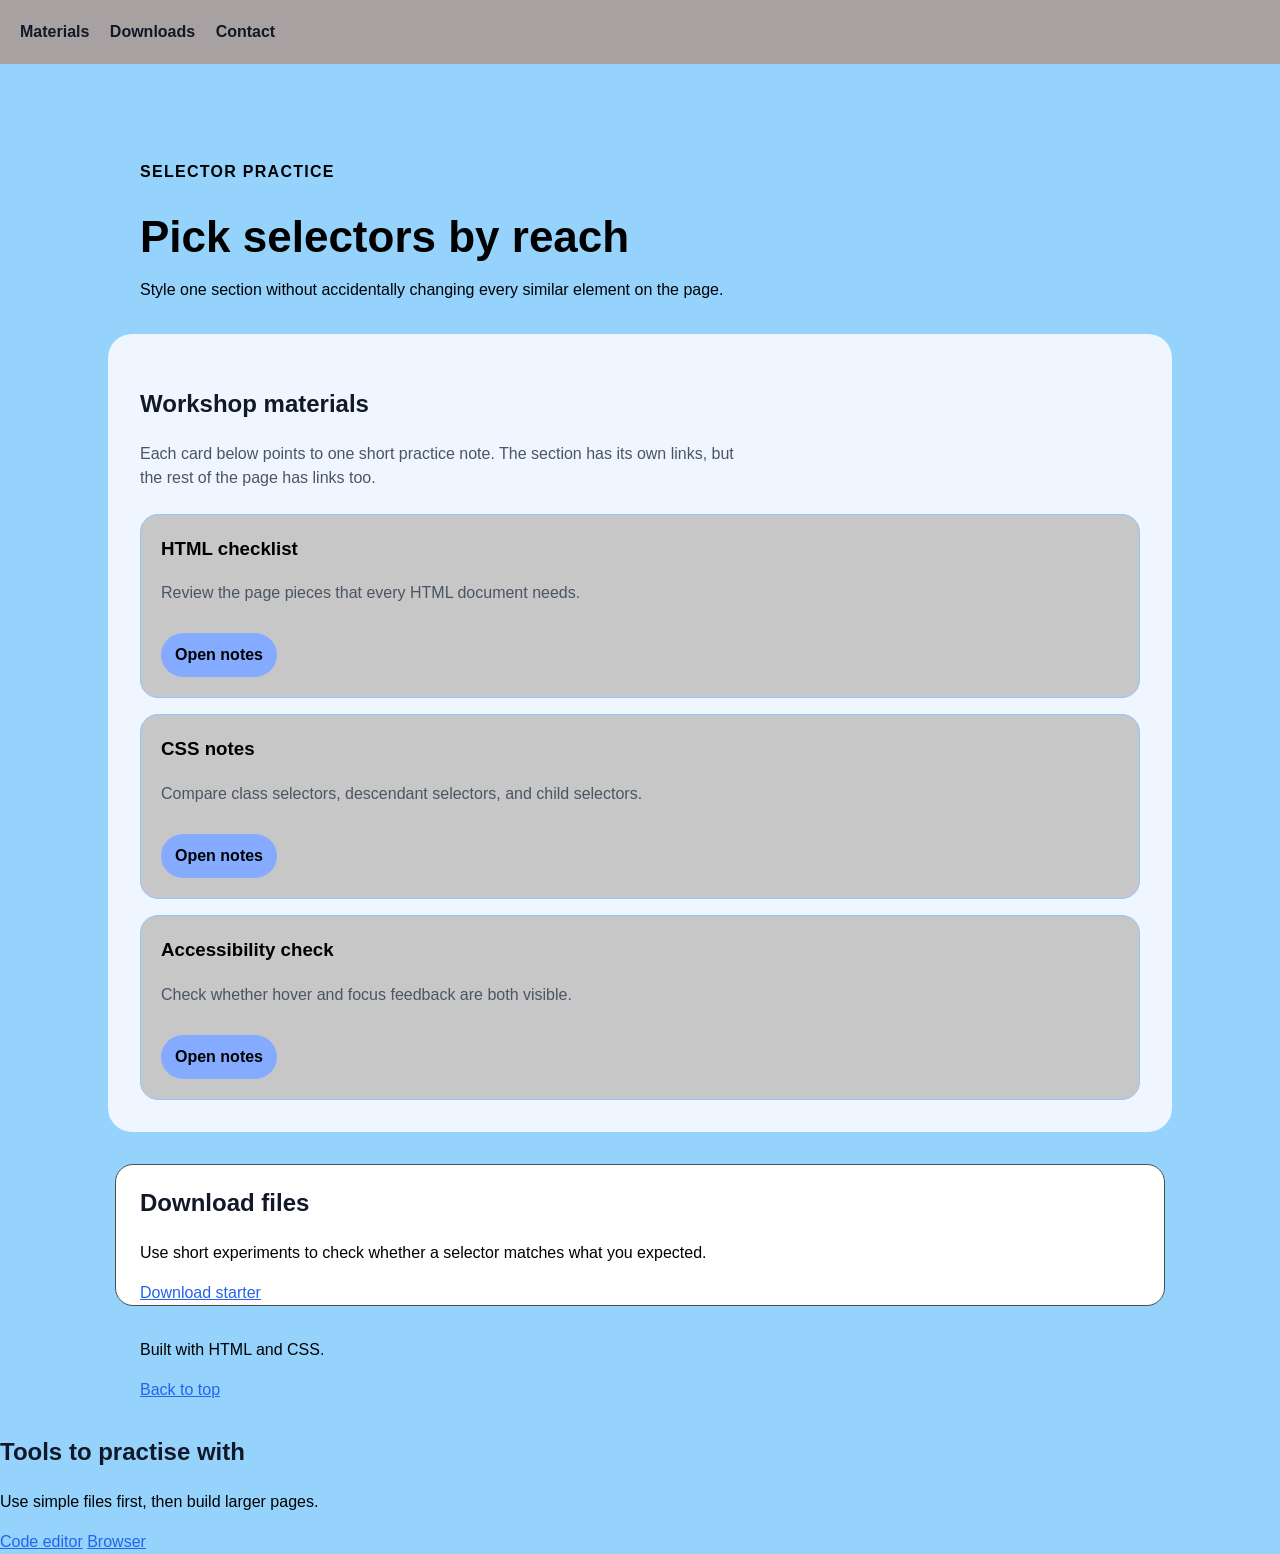
<file: EXERCISE 3/index.html>
<!DOCTYPE html>
<html lang="en">
  <head>
    <meta charset="UTF-8">
    <meta name="viewport" content="width=device-width, initial-scale=1.0">
    <title>Resource selector lab</title>
    <link rel="stylesheet" href="style.css">
  </head>
  <body>
    <nav class="quick-nav">
      <a href="#material-shelf">Materials</a>
      <a href="#downloads">Downloads</a>
      <a href="#contact">Contact</a>
    </nav>

    <header class="intro-panel">
      <p class="kicker">Selector practice</p>
      <h1>Pick selectors by reach</h1>
      <p>
        Style one section without accidentally changing every similar element
        on the page.
      </p>
    </header>

    <main>
      <section class="material-shelf" id="material-shelf">
        <h2>Workshop materials</h2>
        <p class="shelf-intro">
          Each card below points to one short practice note. The section has
          its own links, but the rest of the page has links too.
        </p>

        <div class="material-list">
          <article class="material-card">
            <h3>HTML checklist</h3>
            <p>Review the page pieces that every HTML document needs.</p>
            <a class="lesson-link" href="#html-checklist">Open notes</a>
          </article>

          <article class="material-card">
            <h3>CSS notes</h3>
            <p>Compare class selectors, descendant selectors, and child selectors.</p>
            <a class="lesson-link" href="#css-notes">Open notes</a>
          </article>

          <article class="material-card">
            <h3>Accessibility check</h3>
            <p>Check whether hover and focus feedback are both visible.</p>
            <a class="lesson-link" href="#accessibility-check">Open notes</a>
          </article>
        </div>
      </section>

      <section class="downloads" id="downloads">
        <h2>Download files</h2>
        <p>
          Use short experiments to check whether a selector matches what you
          expected.
        </p>
        <a href="#notes">Download starter</a>
      </section>
    </main>

    <footer class="page-footer" id="contact">
      <p>Built with HTML and CSS.</p>
      <a href="#top">Back to top</a>
    </footer>
  </body>
</html>
<section class="tools">
  <h2>Tools to practise with</h2>
  <p>Use simple files first, then build larger pages.</p>
  <a href="#editor">Code editor</a>
  <a href="#browser">Browser</a>
</section>
</file>
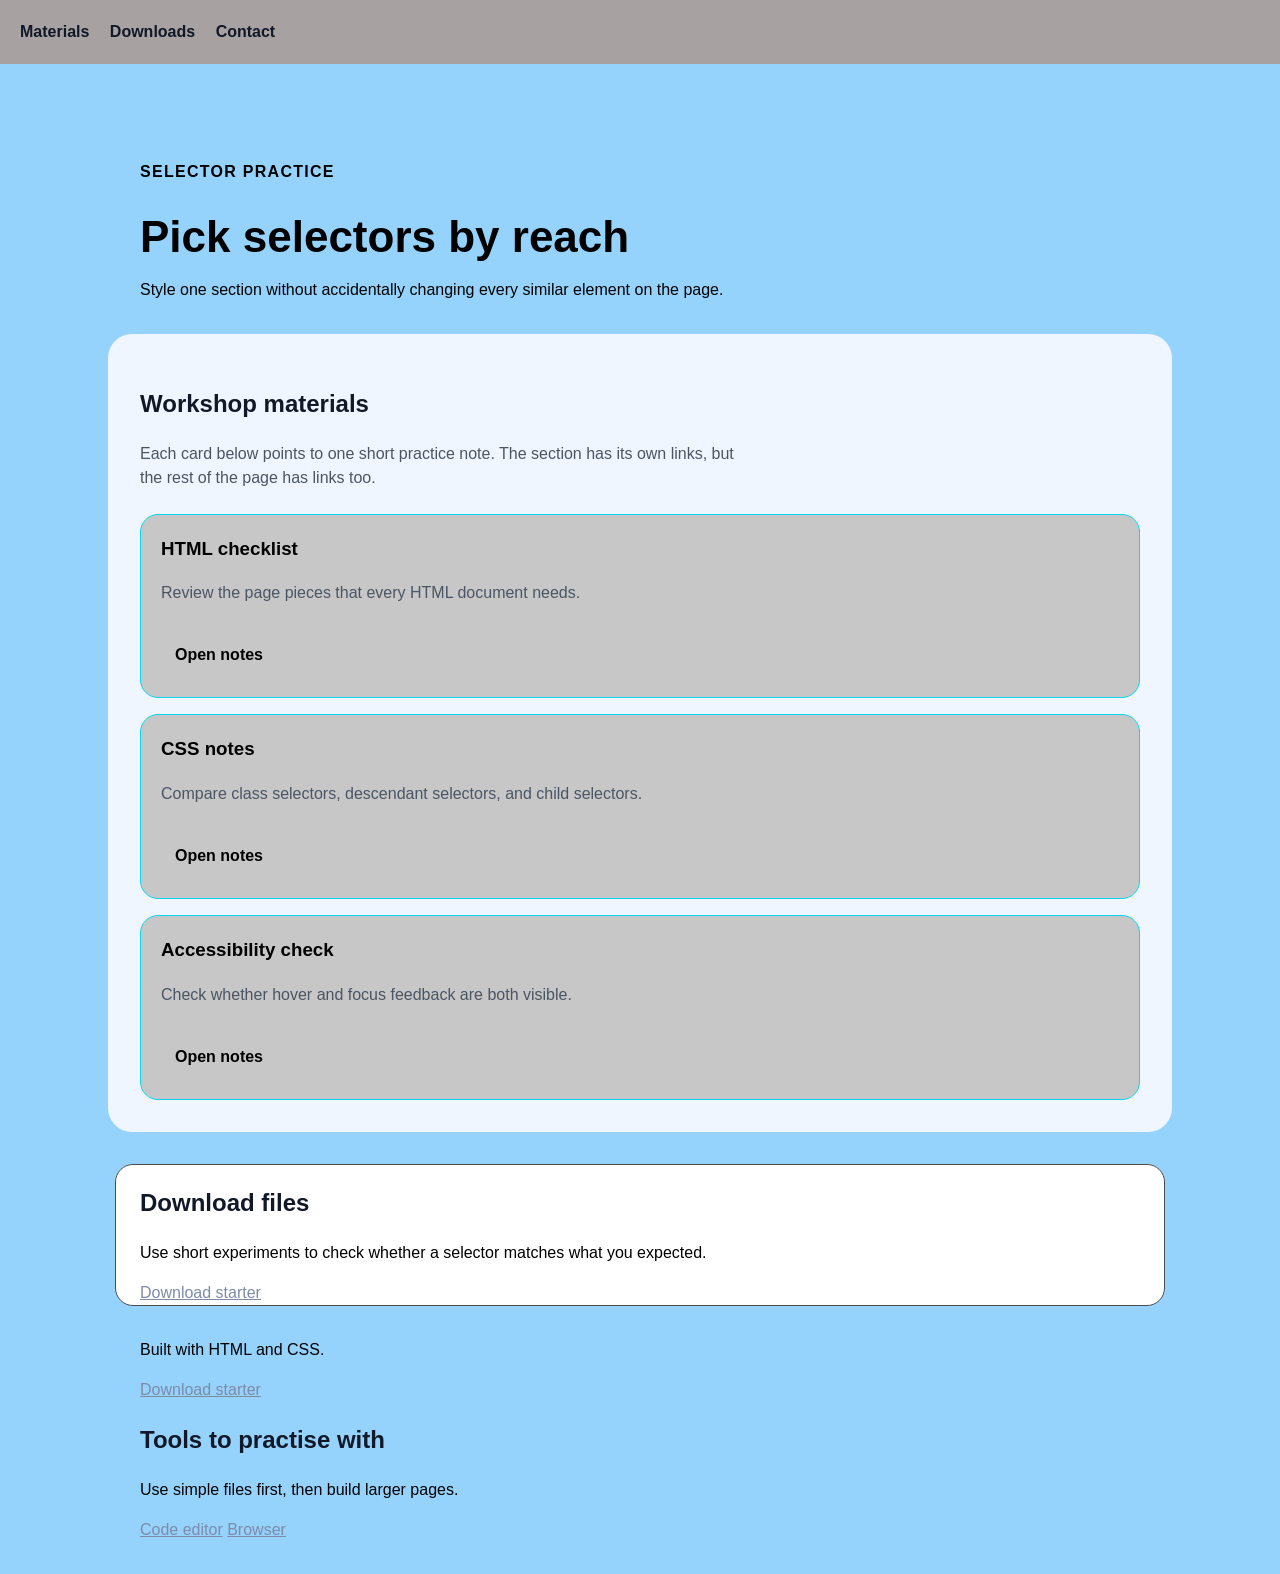
<file: EXERCISE 3/selectors-casede-state/index.html>
<!DOCTYPE html>
<html lang="en">

<head>
  <meta charset="UTF-8">
  <meta name="viewport" content="width=device-width, initial-scale=1.0">
  <title>Resource selector lab</title>
  <link rel="stylesheet" href="style.css">
</head>

<body>
  <nav class="quick-nav">
    <a href="#material-shelf">Materials</a>
    <a href="#downloads">Downloads</a>
    <a href="#contact">Contact</a>
  </nav>

  <header class="intro-panel">
    <p class="kicker">Selector practice</p>
    <h1>Pick selectors by reach</h1>
    <p>
      Style one section without accidentally changing every similar element
      on the page.
    </p>
  </header>

  <main>
    <section class="material-shelf" id="material-shelf">
      <h2>Workshop materials</h2>
      <p class="shelf-intro">
        Each card below points to one short practice note. The section has
        its own links, but the rest of the page has links too.
      </p>

      <div class="material-list">
        <article class="material-card">
          <h3>HTML checklist</h3>
          <p>Review the page pieces that every HTML document needs.</p>
          <a class="lesson-link" href="#html-checklist">Open notes</a>
        </article>

        <article class="material-card">
          <h3>CSS notes</h3>
          <p>Compare class selectors, descendant selectors, and child selectors.</p>
          <a class="lesson-link" href="#css-notes">Open notes</a>
        </article>

        <article class="material-card">
          <h3>Accessibility check</h3>
          <p>Check whether hover and focus feedback are both visible.</p>
          <a class="lesson-link" href="#accessibility-check">Open notes</a>
        </article>
      </div>
    </section>

    <section class="downloads" id="downloads">
      <h2>Download files</h2>
      <p>
        Use short experiments to check whether a selector matches what you
        expected.
      </p>
      <a href="#notes">Download starter</a>
    </section>
  </main>
  <footer class="page-footer" id="contact">
    <p>Built with HTML and CSS.</p>
  <a href="#notes">Download starter</a>
  </section>

  <section class="tools">
    <h2>Tools to practise with</h2>
    <p>Use simple files first, then build larger pages.</p>
    <a href="#editor">Code editor</a>
    <a href="#browser">Browser</a>
  </section>
</main>

<!-- test -->
</file>
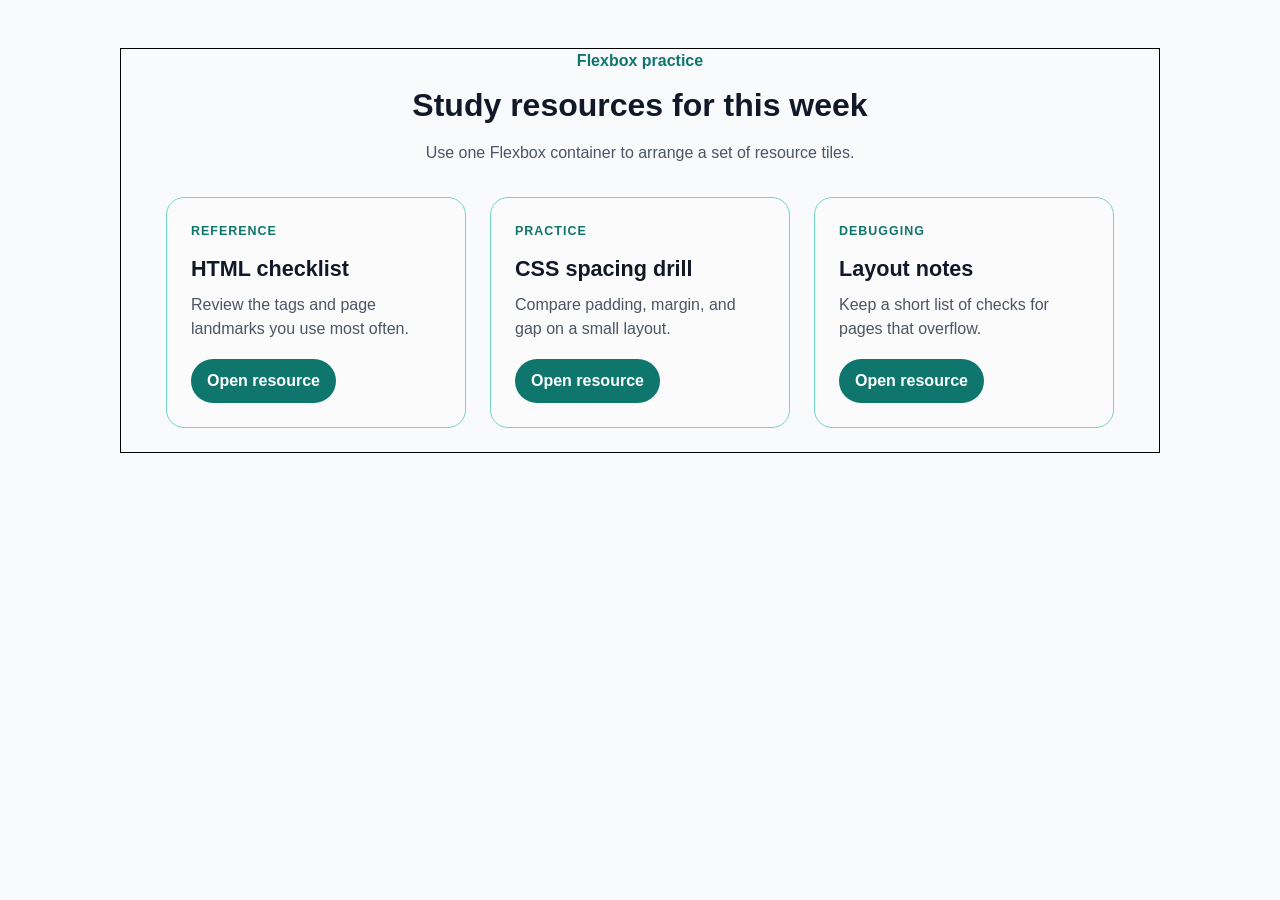
<file: exercise 5/flexbox-resource-strip/index.html>
<!DOCTYPE html>
<html lang="en">
  <head>
    <meta charset="UTF-8">
    <meta name="viewport" content="width=device-width, initial-scale=1.0">
    <title>Flexbox study resources</title>
    <link rel="stylesheet" href="style.css">
  </head>
  <body>
    <main class="page-shell">
      <header class="page-header">
        <p class="eyebrow">Flexbox practice</p>
        <h1>Study resources for this week</h1>
        <p>
          Use one Flexbox container to arrange a set of resource tiles.
        </p>
      </header>

      <section class="resource-row" aria-label="Study resources">
        <article class="resource-tile">
          <p class="resource-type">Reference</p>
          <h2>HTML checklist</h2>
          <p>Review the tags and page landmarks you use most often.</p>
          <a class="resource-link" href="#html-checklist">Open resource</a>
        </article>

        <article class="resource-tile">
          <p class="resource-type">Practice</p>
          <h2>CSS spacing drill</h2>
          <p>Compare padding, margin, and gap on a small layout.</p>
          <a class="resource-link" href="#spacing-drill">Open resource</a>
        </article>

        <article class="resource-tile">
          <p class="resource-type">Debugging</p>
          <h2>Layout notes</h2>
          <p>Keep a short list of checks for pages that overflow.</p>
          <a class="resource-link" href="#layout-notes">Open resource</a>
        </article>
      </section>
    </main>
  </body>
</html>
</file>
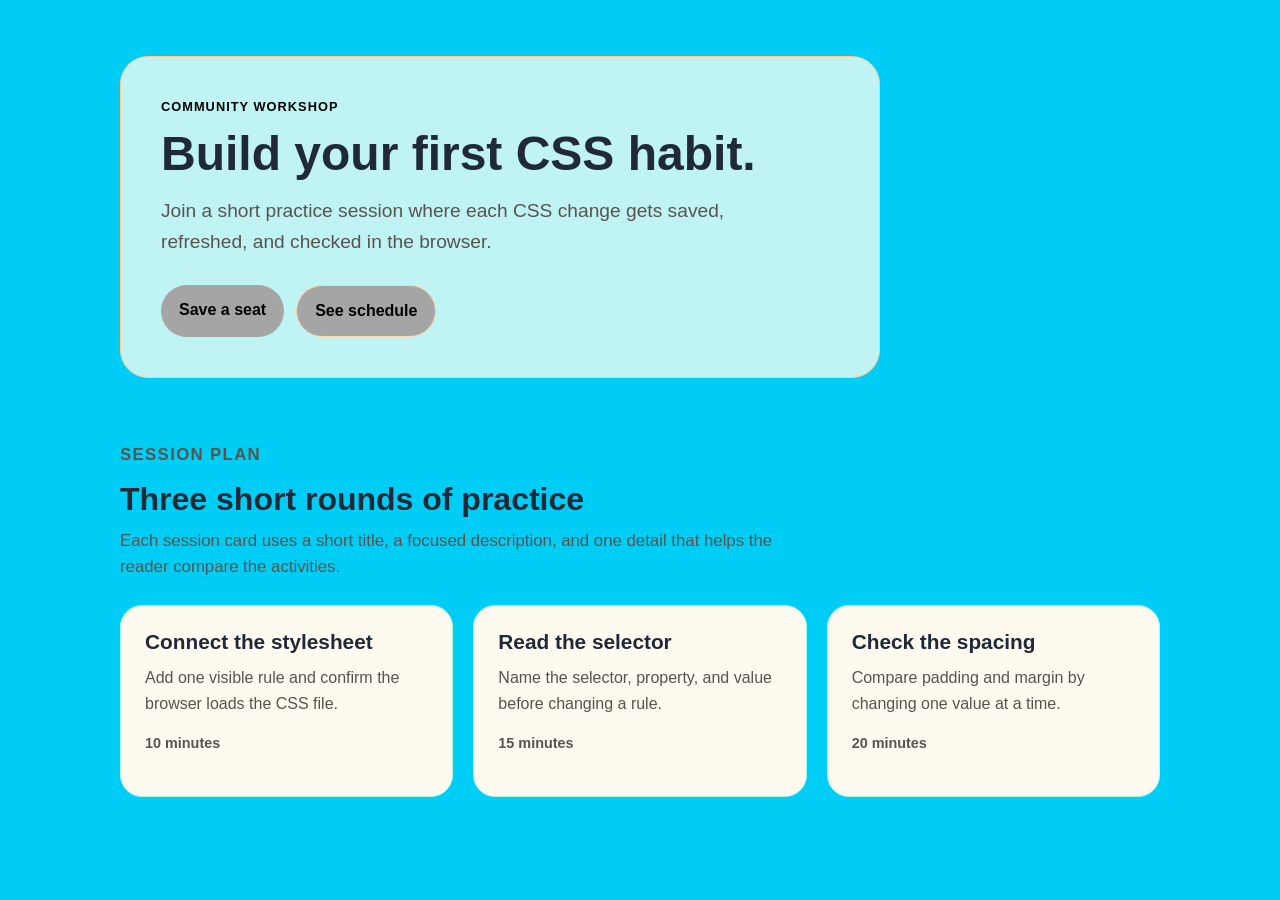
<file: exercise 6/event-visual-hierarchy/index.html>
<!DOCTYPE html>
<html lang="en">
  <head>
    <meta charset="UTF-8">
    <meta name="viewport" content="width=device-width, initial-scale=1.0">
    <title>Workshop announcement</title>
    <link rel="stylesheet" href="style.css">
  </head>
  <body>
    <main class="event-page">
      <section class="feature-panel" aria-labelledby="event-title">
        <p class="kicker">Community workshop</p>
        <h1 id="event-title">Build your first CSS habit.</h1>
        <p class="feature-intro">
          Join a short practice session where each CSS change gets saved,
          refreshed, and checked in the browser.
        </p>
        <div class="event-actions">
          <a class="action primary-action" href="#sessions">Save a seat</a>
          <a class="action secondary-action" href="#schedule">See schedule</a>
        </div>
      </section>

      <section class="session-section" id="sessions" aria-labelledby="sessions-title">
        <div class="session-heading">
          <p class="kicker">Session plan</p>
          <h2 id="sessions-title">Three short rounds of practice</h2>
          <p>
            Each session card uses a short title, a focused description, and
            one detail that helps the reader compare the activities.
          </p>
        </div>

        <div class="session-list">
          <article class="session-card">
            <h3>Connect the stylesheet</h3>
            <p>Add one visible rule and confirm the browser loads the CSS file.</p>
            <p class="session-meta">10 minutes</p>
          </article>

          <article class="session-card">
            <h3>Read the selector</h3>
            <p>Name the selector, property, and value before changing a rule.</p>
            <p class="session-meta">15 minutes</p>
          </article>

          <article class="session-card">
            <h3>Check the spacing</h3>
            <p>Compare padding and margin by changing one value at a time.</p>
            <p class="session-meta">20 minutes</p>
          </article>
        </div>
      </section>
    </main>
  </body>
</html>
</file>
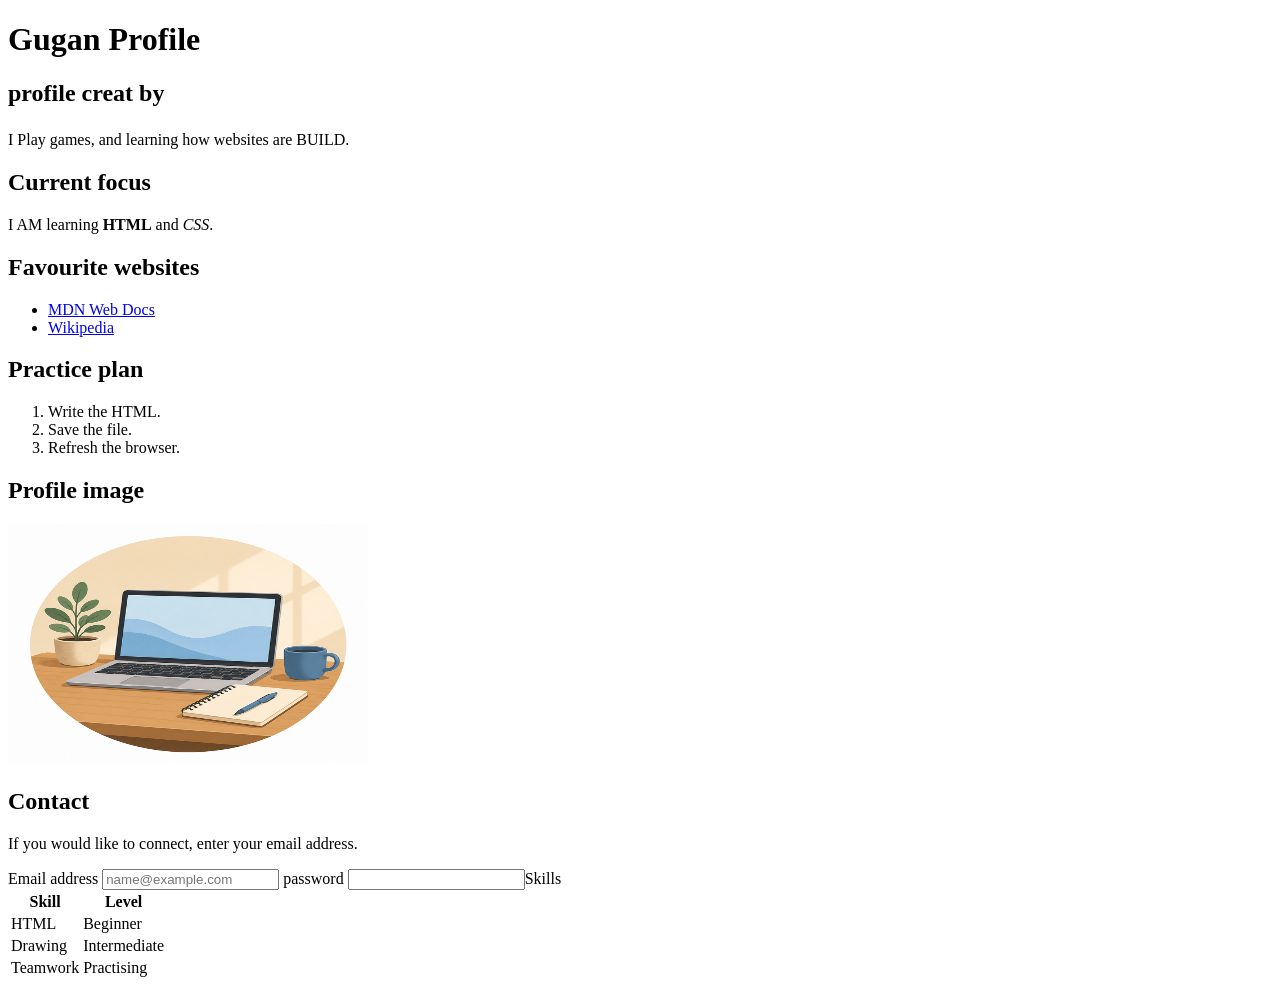
<file: exercise-1/html-page-structure/index.html>
<!DOCTYPE html>
<html lang="en">
  <head>
    <meta charset="UTF-8">
    <meta name="viewport" content="width=device-width, initial-scale=1.0">
    <title>Amara's profile</title>
  </head>
  <body>
    <main>
  <h1>Gugan Profile</h1>

  <h2> profile creat by <menu></menu></h2>
  <p>
    I Play games, and learning how websites are BUILD.
  </p>

  <h2>Current focus</h2>

  <p>
    I AM learning <strong>HTML</strong> and <em>CSS</em>.
  </p>

  <h2>Favourite websites</h2>
<ul>
  <li><a href="https://developer.mozilla.org/">MDN Web Docs</a></li>
  <li><a href="https://www.wikipedia.org/">Wikipedia</a></li>
</ul>

<h2>Practice plan</h2>
<ol>
  <li>Write the HTML.</li>
  <li>Save the file.</li>
  <li>Refresh the browser.</li>
</ol>

<h2>Profile image</h2>
<img
  src="images/profile-placeholder.png"
  alt="Laptop, notebook, mug, and plant on a desk"
  width="360"
  height="240"
>

    <h2>Contact</h2>
<p>If you would like to connect, enter your email address.</p>

<label for="email">Email address</label>
<input id="email" type="text" placeholder="name@example.com">
<label for="password">password</label>
<input id="password" type password type="password"

<h2>Skills</h2>
<table>
  <thead>
    <tr>
      <th>Skill</th>
      <th>Level</th>
    </tr>
  </thead>
  <tbody>
    <tr>
      <td>HTML</td>
      <td>Beginner</td>
    </tr>
    <tr>
      <td>Drawing</td>
      <td>Intermediate</td>
    </tr>
    <tr>
      <td>Teamwork</td>
      <td>Practising</td>
    </tr>
  </tbody>
</table>
</file>
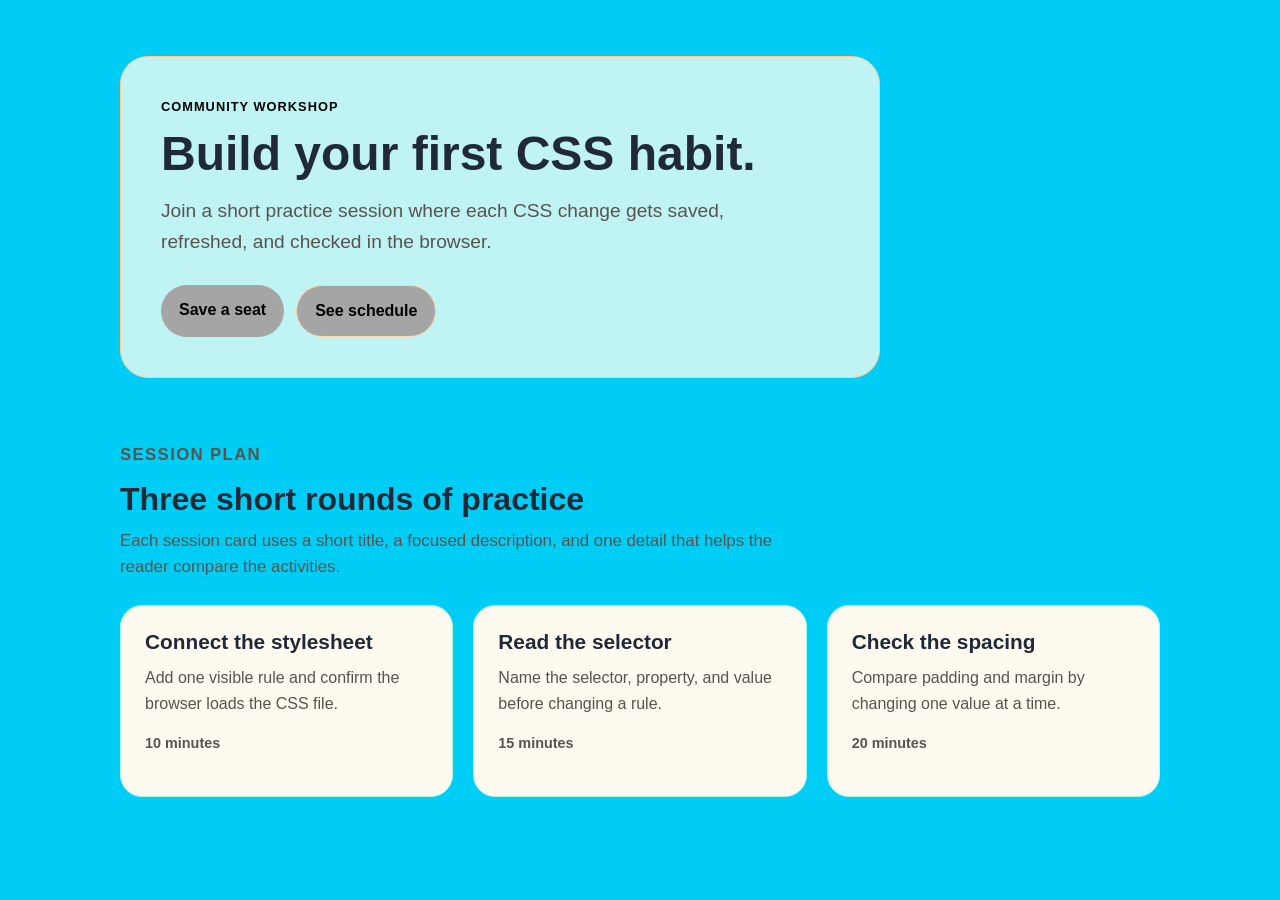
<file: exercise-6/event-visual-hierarchy/index.html>
<!DOCTYPE html>
<html lang="en">

<head>
  <meta charset="UTF-8">
  <meta name="viewport" content="width=device-width, initial-scale=1.0">
  <title>Workshop announcement</title>
  <link rel="stylesheet" href="style.css">
</head>

<body>
  <main class="event-page">
    <section class="feature-panel" aria-labelledby="event-title">
      <p class="kicker">Community workshop</p>
      <h1 id="event-title">Build your first CSS habit.</h1>
      <p class="feature-intro">
        Join a short practice session where each CSS change gets saved,
        refreshed, and checked in the browser.
      </p>
      <div class="event-actions">
        <a class="action primary-action" href="#sessions">Save a seat</a>
        <a class="action secondary-action" href="#schedule">See schedule</a>
      </div>
    </section>

    <section class="session-section" id="sessions" aria-labelledby="sessions-title">
      <div class="session-heading">
        <p class="kicker">Session plan</p>
        <h2 id="sessions-title">Three short rounds of practice</h2>
        <p>
          Each session card uses a short title, a focused description, and
          one detail that helps the reader compare the activities.
        </p>
      </div>

      <div class="session-list">
        <article class="session-card">
          <h3>Connect the stylesheet</h3>
          <p>Add one visible rule and confirm the browser loads the CSS file.</p>
          <p class="session-meta">10 minutes</p>
        </article>

        <article class="session-card">
          <h3>Read the selector</h3>
          <p>Name the selector, property, and value before changing a rule.</p>
          <p class="session-meta">15 minutes</p>
        </article>

        <article class="session-card">
          <h3>Check the spacing</h3>
          <p>Compare padding and margin by changing one value at a time.</p>
          <p class="session-meta">20 minutes</p>
        </article>
      </div>
    </section>
  </main>
</body>

</html>
</file>
<file: EXERCISE 3/style.css>
body {
  margin: 0;
  font-family: Arial, sans-serif;
  background-color: #f8fafc;
  color: #111827;
  line-height: 1.5;
}

a {
  color: #7d8ba9;
  background-color: transparent;
}

h2 {
  color:h2 {
  color: #111827;
}

}

.quick-nav {
  padding: 20px;
  background-color: rgba(172, 148, 133, 0.759);
}

.quick-nav > a {
  margin-right: 16px;
  color: #111827;
  font-weight: 700;
  text-decoration: none;
}

.quick-nav > a:hover,
.quick-nav > a:focus {
  color: #6485cc;
  outline: 3px solid #658187;
  outline-offset: 4px;
}

.intro-panel,
.material-shelf,
.downloads,
.page-footer {
  max-width: 1000px;
  margin: 32px auto;
  padding: 0 24px;
}

.intro-panel {
  padding-top: 48px;
}

.intro-panel h1 {
  font-size: 44px;
  line-height: 1.1;
  margin-bottom: 16px;
}

.kicker {
  color: #000000;
  font-weight: 700;
  text-transform: uppercase;
  letter-spacing: 0.08em;
}

.material-shelf {
  background-color: #eff6ff;
  padding: 32px;
  border-radius: 24px;
}

.material-shelf p {
  color: #000000;
}.material-shelf p {
  color: #4b5563;
}

.shelf-intro {
  max-width: 620px;
}

.material-list {
  margin-top: 24px;
}

h2.material-card {
  background-color: rgb(175, 174, 174);
  padding: 20px;
  border: 1px solid #dbeafe;
  border-radius: 18px;
  margin-top: 16px;
}

.material-card h3 {
  margin-top: 0;
  color:  #000000;
}

.lesson-link {
  display: inline-block;
  margin-top: 12px;
  padding: 10px 14px;
  background-color: #3b82f6;
  color: white;
  border-radius: 999px;
  text-decoration: none;
  font-weight: 700;
}

.material-shelf .lesson-link {
  background-color: #262c32;
}.material-card {
  padding: 20px;
}


.lesson-link:hover,
.lesson-link:focus {
  background-color: #000000;
  outline: 3px solid #000000;
  outline-offset: 3px;
}

.downloads {
  background-color: white;
  border: 1px solid #4c4d4e;
  border-radius: 18px;
  padding: 24px;
}

.downloads a:hover,
.downloads a:focus,
.page-footer a:hover,
.page-footer a:focus {
  outline: 3px solid #90c1fd;
  outline-offset: 3px;
}body {
  margin: 0;
  font-family: Arial, sans-serif;
  background-color: #95d3fd;
  color: #000000;
  line-height: 1.5;
}h2 {
  color: #111827;
}
.material-card {
  background-color: rgb(173, 165, 165);
  padding: 20px;
  border-radius: 18px;
}

.material-card {
  padding: 20px;
}

.intro-panel,
.material-shelf,
.downloads,
.page-footer {
  max-width: 1000px;
  margin: 32px auto;
  padding: 0 24px;
}

.intro-panel {
  padding-top: 48px;
}

.kicker {
  color: #000000;
  font-weight: 700;
  text-transform: uppercase;
  letter-spacing: 0.08em;
}

.material-shelf {
  background-color: #eff6ff;
  padding: 32px;
  border-radius: 24px;
}

.shelf-intro {
  max-width: 620px;
}

.material-list {
  margin-top: 24px;
}

.material-card {
  background-color: rgb(199, 199, 199);
  padding: 20px;
  border: 1px solid #07d7ee;
  border-radius: 18px;
  margin-top: 16px;
}
.lesson-link {
  display: inline-block;
  margin-top: 12px;
  padding: 10px 14px;
  background-color: #7ca1de;
  color: rgb(0, 0, 0);
  border-radius: 999px;
  text-decoration: none;
  font-weight: 700;
}

.material-shelf .lesson-link {
  background-color: #3cb3f400;
}

.lesson-link:hover,
.lesson-link:focus {
  background-color: #557be3d4;
  outline: 3px solid #659ed7;
  outline-offset: 3px;
}a {
  color: #2563eb;
  background-color: transparent;
}.lesson-link {
  background-color: #3b82f6;
}

.material-shelf .lesson-link {
  background-color: #84abff;
}
.quick-nav > a {
  color: #111827;
}
.material-card {
  border: 1px solid #93c5fd;
}
</file>
<file: EXERCISE 3/selectors-casede-state/style.css>
body {
  margin: 0;
  font-family: Arial, sans-serif;
  background-color: #f8fafc;
  color: #111827;
  line-height: 1.5;
}

a {
  color: #7d8ba9;
  background-color: transparent;
}

h2 {
  color:h2 {
  color: #111827;
}

}

.quick-nav {
  padding: 20px;
  background-color: rgba(172, 148, 133, 0.759);
}

.quick-nav > a {
  margin-right: 16px;
  color: #111827;
  font-weight: 700;
  text-decoration: none;
}

.quick-nav > a:hover,
.quick-nav > a:focus {
  color: #6485cc;
  outline: 3px solid #658187;
  outline-offset: 4px;
}

.intro-panel,
.material-shelf,
.downloads,
.page-footer {
  max-width: 1000px;
  margin: 32px auto;
  padding: 0 24px;
}

.intro-panel {
  padding-top: 48px;
}

.intro-panel h1 {
  font-size: 44px;
  line-height: 1.1;
  margin-bottom: 16px;
}

.kicker {
  color: #000000;
  font-weight: 700;
  text-transform: uppercase;
  letter-spacing: 0.08em;
}

.material-shelf {
  background-color: #eff6ff;
  padding: 32px;
  border-radius: 24px;
}

.material-shelf p {
  color: #000000;
}.material-shelf p {
  color: #4b5563;
}

.shelf-intro {
  max-width: 620px;
}

.material-list {
  margin-top: 24px;
}

h2.material-card {
  background-color: rgb(175, 174, 174);
  padding: 20px;
  border: 1px solid #dbeafe;
  border-radius: 18px;
  margin-top: 16px;
}

.material-card h3 {
  margin-top: 0;
  color:  #000000;
}

.lesson-link {
  display: inline-block;
  margin-top: 12px;
  padding: 10px 14px;
  background-color: #3b82f6;
  color: white;
  border-radius: 999px;
  text-decoration: none;
  font-weight: 700;
}

.material-shelf .lesson-link {
  background-color: #262c32;
}.material-card {
  padding: 20px;
}


.lesson-link:hover,
.lesson-link:focus {
  background-color: #000000;
  outline: 3px solid #000000;
  outline-offset: 3px;
}

.downloads {
  background-color: white;
  border: 1px solid #4c4d4e;
  border-radius: 18px;
  padding: 24px;
}

.downloads a:hover,
.downloads a:focus,
.page-footer a:hover,
.page-footer a:focus {
  outline: 3px solid #90c1fd;
  outline-offset: 3px;
}body {
  margin: 0;
  font-family: Arial, sans-serif;
  background-color: #95d3fd;
  color: #000000;
  line-height: 1.5;
}h2 {
  color: #111827;
}
.material-card {
  background-color: rgb(173, 165, 165);
  padding: 20px;
  border-radius: 18px;
}

.material-card {
  padding: 20px;
}

.intro-panel,
.material-shelf,
.downloads,
.page-footer {
  max-width: 1000px;
  margin: 32px auto;
  padding: 0 24px;
}

.intro-panel {
  padding-top: 48px;
}

.kicker {
  color: #000000;
  font-weight: 700;
  text-transform: uppercase;
  letter-spacing: 0.08em;
}

.material-shelf {
  background-color: #eff6ff;
  padding: 32px;
  border-radius: 24px;
}

.shelf-intro {
  max-width: 620px;
}

.material-list {
  margin-top: 24px;
}

.material-card {
  background-color: rgb(199, 199, 199);
  padding: 20px;
  border: 1px solid #07d7ee;
  border-radius: 18px;
  margin-top: 16px;
}
.lesson-link {
  display: inline-block;
  margin-top: 12px;
  padding: 10px 14px;
  background-color: #7ca1de;
  color: rgb(0, 0, 0);
  border-radius: 999px;
  text-decoration: none;
  font-weight: 700;
}

.material-shelf .lesson-link {
  background-color: #3cb3f400;
}

.lesson-link:hover,
.lesson-link:focus {
  background-color: #557be3d4;
  outline: 3px solid #659ed7;
  outline-offset: 3px;
}
</file>
<file: exercise 5/flexbox-resource-strip/style.css>
* {
  box-sizing: border-box;
}

body {
  margin: 0;
  font-family: Arial, sans-serif;
  background-color: #f8fafc;
  color: #111827;
  line-height: 1.5;
}

.page-shell {
  max-width: 1040px;
  margin: 48px auto;
  padding: 0 16px;
  border: 1px solid #000000;
}

.page-header {
  max-width: 640px;
  margin: 0 auto 32px;
  text-align: center;
}

.eyebrow {
  margin: 0 0 8px;
  color: #0f766e;
  font-weight: 700;
}

.page-header h1 {
  margin: 0 0 12px;
}

.page-header p:last-child {
  margin: 0;
  color: #4b5563;
}

.resource-row {
   margin-bottom: 24px;
}.resource-row {
  display: flex;
  flex-direction: row;
  gap: 24px;
}
.resource-row {
  display: flex;
  flex-direction: row;
  justify-content: center;
  align-items: stretch;
  gap: 24px;
}



resource-tile {
  width: 100%;
  max-width: 300px;
  margin-bottom: 24px;
  padding: 24px;
  border: 1px solid #2c403c;
  border-radius: 18px;
  background-color: white;
}

.resource-type {
  margin: 0 0 12px;
  color: #0f766e;
  font-size: 0.78rem;
  font-weight: 700;
  letter-spacing: 0.08em;
  text-transform: uppercase;
}

.resource-tile h2 {
  margin: 0 0 8px;
  font-size: 1.35rem;
}

.resource-tile p:not(.resource-type) {
  margin: 0 0 18px;
  color: #4b5563;
}

.resource-link {
  display: inline-block;
  padding: 10px 16px;
  border-radius: 999px;
  background-color: #0f766e;
  color: white;
  font-weight: 700;
  text-decoration: none;
}

.resource-link:hover,
.resource-link:focus {
  background-color: #115e59;
  outline: 3px solid #99f6e4;
  outline-offset: 2px;
}
.resource-row {
  display: flex;
  flex-direction: row;
}
.resource-row {
  display: flex;
  flex-direction: row;
  flex-wrap: wrap;
  justify-content: center;
  align-items: stretch;
  gap: 24px;
}
* {
  box-sizing: border-box;
}

body {
  margin: 0;
  font-family: Arial, sans-serif;
  background-color: #f8fafc;
  color: #111827;
  line-height: 1.5;
}

.page-shell {
  max-width: 1040px;
  margin: 48px auto;
  padding: 0 16px;
}

.page-header {
  max-width: 640px;
  margin: 0 auto 32px;
  text-align: center;
}

.eyebrow {
  margin: 0 0 8px;
  color: #0f766e;
  font-weight: 700;
}

.page-header h1 {
  margin: 0 0 12px;
}

.page-header p:last-child {
  margin: 0;
  color: #4b5563;
}

.resource-row {
  display: flex;
  flex-direction: row;
  flex-wrap: wrap;
  justify-content: center;
  align-items: stretch;
  gap: 24px;
}

.resource-tile {
  flex: 1 1 220px;
  max-width: 300px;
  padding: 24px;
  border: 1px solid #ccfbf1;
  border-radius: 18px;
  background-color: white;
}

.resource-type {
  margin: 0 0 12px;
  color: #0f766e;
  font-size: 0.78rem;
  font-weight: 700;
  letter-spacing: 0.08em;
  text-transform: uppercase;
}

.resource-tile h2 {
  margin: 0 0 8px;
  font-size: 1.35rem;
}

.resource-tile p:not(.resource-type) {
  margin: 0 0 18px;
  color: #4b5563;
}

.resource-link {
  display: inline-block;
  padding: 10px 16px;
  border-radius: 999px;
  background-color: #0f766e;
  color: white;
  font-weight: 700;
  text-decoration: none;
}

.resource-link:hover,
.resource-link:focus {
  background-color: #000000;
  outline: 3px solid #33f1cb;
  outline-offset: 2px;
}
.resource-tile {
  flex: 1 1 260px;
  max-width: 300px;
  padding: 24px;
  border: 1px solid #70d7c1;
  border-radius: 18px;
  background-color: rgb(251, 251, 251);
}
</file>
<file: exercise 6/event-visual-hierarchy/style.css>
* {
  box-sizing: border-box;
}

body {
  margin: 0;
  font-family: Arial, Helvetica, sans-serif;
  font-size: 16px;
  line-height: 1.6;
  color: #1f2937;
  background-color: #00cdf6;
}

.event-page {
  max-width: 1080px;
  margin: 0 auto;
  padding: 56px 20px;
}

.feature-panel {
  max-width: 760px;
  margin-bottom: 56px;
  padding: 40px;
  border: 1px solid #ffcc91;
  border-radius: 28px;
  background-color: #c0f3f4;
}

h1,
h2,
h3,
p {
  margin-top: 0;
}

.kicker {
  margin-bottom: 12px;
  color:#000000;
  font-size: 0.8rem;
  font-weight: 700;
  letter-spacing: 0.08em;
  text-transform: uppercase;
}

h1 {
  margin-bottom: 16px;
  font-size: 3rem;
  line-height: 1.05;
}

.feature-intro {
  max-width: 620px;
  margin-bottom: 28px;
  color: #57534e;
  font-size: 1.2rem;
}

.session-heading {
  max-width: 680px;
  margin-bottom: 24px;
}

.session-heading h2 {
  margin-bottom: 10px;
  font-size: 2rem;
  line-height: 1.15;
}

.session-heading p {
  color: #57534e;
  font-size: 1.05rem;
}

.event-actions {
  display: flex;
  flex-wrap: wrap;
  gap: 12px;
}

.action {
  display: inline-block;
  padding: 12px 18px;
  border-radius: 999px;
  font-weight: 700;
  text-decoration: none;
}

.primary-action {
  background-color:#a5a5a5 ;
  color: #000000;
}

.secondary-action {
  border: 1px solid #fed7aa;
  background-color: #a5a5a5;
  color: #000000;
}

.action:hover,
.action:focus {
  outline: 3px solid #e38015;
  outline-offset: 3px;
}

.primary-action:hover,
.primary-action:focus {
  background-color: #adbe17;
}

.secondary-action:hover,
.secondary-action:focus {
  background-color: #d3d595;
}

.session-section {
  padding-top: 8px;
}

.session-list {
  display: flex;
  flex-wrap: wrap;
  gap: 20px;
}

.session-card {
  flex: 1 1 240px;
  padding: 24px;
  border: 1px solid #aafee6;
  border-radius: 22px;
  background-color: #fffaf0;
}

.session-card h3 {
  margin-bottom: 10px;
  font-size: 1.3rem;
  line-height: 1.2;
}

.session-card p {
  margin-bottom: 16px;
  color: #57534e;
}

.session-meta {
  margin-bottom: 0;
  color: #c2b90c;
  font-size: 0.9rem;
  font-weight: 700;
}
</file>
<file: exercise-6/event-visual-hierarchy/style.css>
* {
  box-sizing: border-box;
}

body {
  margin: 0;
  font-family: Arial, Helvetica, sans-serif;
  font-size: 16px;
  line-height: 1.6;
  color: #1f2937;
  background-color: #00cdf6;
}

.event-page {
  max-width: 1080px;
  margin: 0 auto;
  padding: 56px 20px;
}

.feature-panel {
  max-width: 760px;
  margin-bottom: 56px;
  padding: 40px;
  border: 1px solid #ffcc91;
  border-radius: 28px;
  background-color: #c0f3f4;
}

h1,
h2,
h3,
p {
  margin-top: 0;
}

.kicker {
  margin-bottom: 12px;
  color:#000000;
  font-size: 0.8rem;
  font-weight: 700;
  letter-spacing: 0.08em;
  text-transform: uppercase;
}

h1 {
  margin-bottom: 16px;
  font-size: 3rem;
  line-height: 1.05;
}

.feature-intro {
  max-width: 620px;
  margin-bottom: 28px;
  color: #57534e;
  font-size: 1.2rem;
}

.session-heading {
  max-width: 680px;
  margin-bottom: 24px;
}

.session-heading h2 {
  margin-bottom: 10px;
  font-size: 2rem;
  line-height: 1.15;
}

.session-heading p {
  color: #57534e;
  font-size: 1.05rem;
}

.event-actions {
  display: flex;
  flex-wrap: wrap;
  gap: 12px;
}

.action {
  display: inline-block;
  padding: 12px 18px;
  border-radius: 999px;
  font-weight: 700;
  text-decoration: none;
}

.primary-action {
  background-color:#a5a5a5 ;
  color: #000000;
}

.secondary-action {
  border: 1px solid #fed7aa;
  background-color: #a5a5a5;
  color: #000000;
}

.action:hover,
.action:focus {
  outline: 3px solid #e38015;
  outline-offset: 3px;
}

.primary-action:hover,
.primary-action:focus {
  background-color: #adbe17;
}

.secondary-action:hover,
.secondary-action:focus {
  background-color: #d3d595;
}

.session-section {
  padding-top: 8px;
}

.session-list {
  display: flex;
  flex-wrap: wrap;
  gap: 20px;
}

.session-card {
  flex: 1 1 240px;
  padding: 24px;
  border: 1px solid #aafee6;
  border-radius: 22px;
  background-color: #fffaf0;
}

.session-card h3 {
  margin-bottom: 10px;
  font-size: 1.3rem;
  line-height: 1.2;
}

.session-card p {
  margin-bottom: 16px;
  color: #57534e;
}

.session-meta {
  margin-bottom: 0;
  color: #c2b90c;
  font-size: 0.9rem;
  font-weight: 700;
}
</file>
